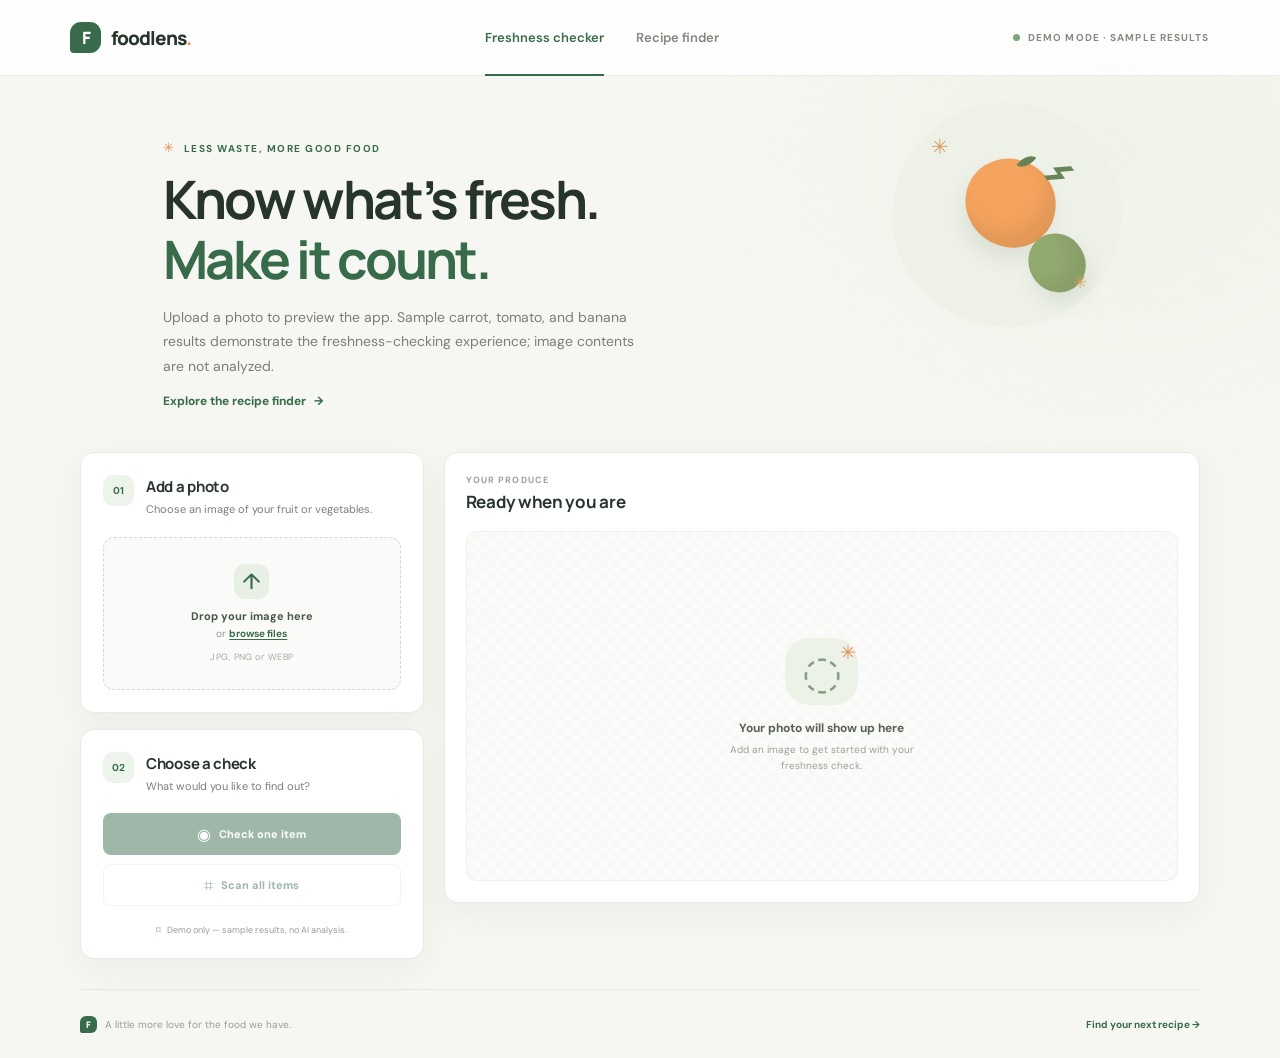
<file: frontend2/index.html>
<!doctype html>
<html lang="en">
  <head>
    <meta charset="utf-8">
    <meta name="viewport" content="width=device-width, initial-scale=1">
    <meta name="theme-color" content="#f6f7f2">
    <title>FoodLens — Freshness Demo</title>
    <link rel="stylesheet" href="styles.css">
    <script src="app.js" defer></script>
  </head>
  <body>
    <header class="topbar">
      <a class="brand" href="index.html" aria-label="FoodLens home">
        <span class="brand-mark" aria-hidden="true">F</span>
        <span>foodlens<span class="brand-period">.</span></span>
      </a>
      <nav class="top-nav" aria-label="Main navigation">
        <a class="nav-link active" href="index.html">Freshness checker</a>
        <a class="nav-link" href="recipes.html">Recipe finder</a>
      </nav>
      <span class="api-indicator"><span class="status-dot"></span> DEMO MODE · SAMPLE RESULTS</span>
    </header>

    <main class="page-shell">
      <section class="hero">
        <div class="hero-copy">
          <p class="eyebrow"><span aria-hidden="true">✳</span> LESS WASTE, MORE GOOD FOOD</p>
          <h1>Know what’s fresh.<br><span>Make it count.</span></h1>
          <p class="hero-description">Upload a photo to preview the app. Sample carrot, tomato, and banana results demonstrate the freshness-checking experience; image contents are not analyzed.</p>
          <a class="text-link" href="recipes.html">Explore the recipe finder <span aria-hidden="true">→</span></a>
        </div>
        <div class="hero-art" aria-hidden="true">
          <span class="art-sparkle sparkle-one">✳</span>
          <span class="art-fruit fruit-orange">●</span>
          <span class="art-fruit fruit-green">●</span>
          <span class="art-leaf">⌁</span>
          <span class="art-sparkle sparkle-two">✳</span>
        </div>
      </section>

      <div class="workspace-grid">
        <aside class="control-column">
          <section class="panel upload-panel">
            <div class="section-heading">
              <span class="step-number">01</span>
              <div>
                <h2>Add a photo</h2>
                <p>Choose an image of your fruit or vegetables.</p>
              </div>
            </div>
            <label class="dropzone" id="dropzone" for="image-input">
              <input id="image-input" type="file" accept="image/*">
              <span class="upload-icon" aria-hidden="true">↑</span>
              <span class="dropzone-title" id="dropzone-title">Drop your image here</span>
              <span class="dropzone-hint" id="dropzone-hint">or <span class="browse-link">browse files</span></span>
              <span class="file-types">JPG, PNG or WEBP</span>
            </label>
            <div class="file-details" id="file-details" hidden>
              <span class="file-icon" aria-hidden="true">▧</span>
              <span class="file-name" id="file-name"></span>
              <button class="remove-file" id="remove-file" type="button" aria-label="Remove selected image">×</button>
            </div>
          </section>

          <section class="panel action-panel">
            <div class="section-heading">
              <span class="step-number">02</span>
              <div>
                <h2>Choose a check</h2>
                <p>What would you like to find out?</p>
              </div>
            </div>
            <button class="button button-primary" id="single-button" type="button" disabled>
              <span aria-hidden="true">◉</span> Check one item
            </button>
            <button class="button button-secondary" id="multiple-button" type="button" disabled>
              <span aria-hidden="true">⌗</span> Scan all items
            </button>
            <p class="privacy-note"><span aria-hidden="true">⌑</span> Demo only — sample results, no AI analysis.</p>
          </section>
          <p class="message" id="status-message" role="status" aria-live="polite" hidden></p>
        </aside>

        <section class="panel image-panel">
          <div class="panel-header">
            <div>
              <p class="step-label">YOUR PRODUCE</p>
              <h2 id="image-heading">Ready when you are</h2>
            </div>
            <button class="button button-small" id="show-original" type="button" hidden>Show original</button>
          </div>
          <div class="image-stage" id="image-stage">
            <div class="empty-state" id="empty-state">
              <div class="empty-illustration" aria-hidden="true"><span>◌</span><i>✳</i></div>
              <p class="empty-title">Your photo will show up here</p>
              <p class="empty-copy">Add an image to get started with your freshness check.</p>
            </div>
            <img class="preview-image" id="preview-image" alt="Selected produce" hidden>
          </div>
          <div id="single-results" class="results-section" hidden></div>
          <div id="summary-section" class="results-section" hidden></div>
        </section>
      </div>

      <section id="multiple-results" class="panel lower-panel" hidden></section>
      <section id="recipe-results" class="panel lower-panel" hidden></section>

      <footer class="footer">
        <span><span class="brand-mini">F</span> A little more love for the food we have.</span>
        <a href="recipes.html">Find your next recipe <span aria-hidden="true">→</span></a>
      </footer>
    </main>
  </body>
</html>
</file>
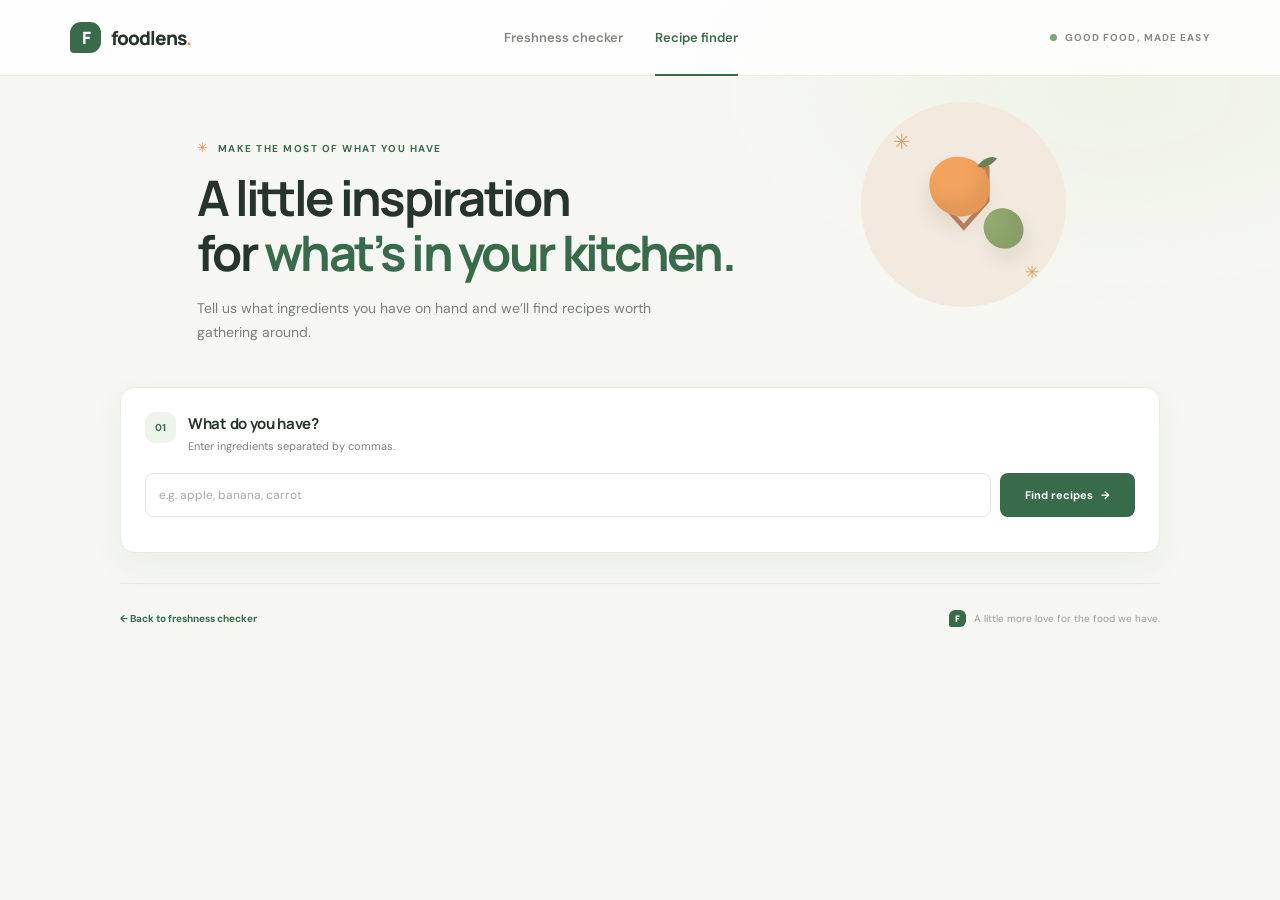
<file: frontend2/recipes.html>
<!doctype html>
<html lang="en">
  <head>
    <meta charset="utf-8">
    <meta name="viewport" content="width=device-width, initial-scale=1">
    <meta name="theme-color" content="#f6f7f2">
    <title>FoodLens — Recipe Finder</title>
    <link rel="stylesheet" href="styles.css">
    <script src="recipes.js" defer></script>
  </head>
  <body>
    <header class="topbar">
      <a class="brand" href="index.html" aria-label="FoodLens home">
        <span class="brand-mark" aria-hidden="true">F</span>
        <span>foodlens<span class="brand-period">.</span></span>
      </a>
      <nav class="top-nav" aria-label="Main navigation">
        <a class="nav-link" href="index.html">Freshness checker</a>
        <a class="nav-link active" href="recipes.html">Recipe finder</a>
      </nav>
      <span class="api-indicator"><span class="status-dot"></span> GOOD FOOD, MADE EASY</span>
    </header>

    <main class="page-shell recipes-shell">
      <section class="hero recipe-hero">
        <div class="hero-copy">
          <p class="eyebrow"><span aria-hidden="true">✳</span> MAKE THE MOST OF WHAT YOU HAVE</p>
          <h1>A little inspiration<br>for <span>what’s in your kitchen.</span></h1>
          <p class="hero-description">Tell us what ingredients you have on hand and we’ll find recipes worth gathering around.</p>
        </div>
        <div class="hero-art recipe-art" aria-hidden="true">
          <span class="art-sparkle sparkle-one">✳</span>
          <span class="recipe-bowl">⌂</span>
          <span class="art-fruit fruit-orange">●</span>
          <span class="art-fruit fruit-green">●</span>
          <span class="art-sparkle sparkle-two">✳</span>
        </div>
      </section>

      <section class="panel ingredient-panel">
        <div class="section-heading">
          <span class="step-number">01</span>
          <div>
            <h2>What do you have?</h2>
            <p>Enter ingredients separated by commas.</p>
          </div>
        </div>
        <form class="ingredient-form" id="ingredient-form">
          <label class="visually-hidden" for="ingredients-input">Your ingredients</label>
          <input id="ingredients-input" type="text" placeholder="e.g. apple, banana, carrot" autocomplete="off">
          <button class="button button-primary" id="find-recipes" type="submit">Find recipes <span aria-hidden="true">→</span></button>
        </form>
        <div class="ingredient-chips" id="ingredient-chips" aria-live="polite"></div>
        <p class="message" id="recipe-message" role="status" aria-live="polite" hidden></p>
      </section>

      <section id="recipe-list" class="recipe-list" aria-live="polite"></section>

      <footer class="footer">
        <a href="index.html"><span aria-hidden="true">←</span> Back to freshness checker</a>
        <span><span class="brand-mini">F</span> A little more love for the food we have.</span>
      </footer>
    </main>
  </body>
</html>
</file>
<file: frontend2/styles.css>
@import url("https://fonts.googleapis.com/css2?family=DM+Sans:wght@400;500;600;700&family=Manrope:wght@400;500;600;700;800&display=swap");

:root {
  color-scheme: light;
  --ink: #26342b;
  --muted: #788078;
  --green: #376b4a;
  --green-dark: #28563a;
  --green-light: #edf4eb;
  --orange: #e88954;
  --line: #e8ebe4;
  --paper: #fff;
  --canvas: #f6f7f2;
  --shadow: 0 12px 34px rgb(42 56 41 / 5%);
  font-family: "DM Sans", Arial, sans-serif;
  color: var(--ink);
  background: var(--canvas);
  font-synthesis: none;
  text-rendering: optimizeLegibility;
}

* { box-sizing: border-box; }

body {
  min-width: 320px;
  margin: 0;
  background:
    radial-gradient(ellipse at 87% 14%, rgb(230 237 218 / 42%), transparent 28rem),
    var(--canvas);
}

a { color: inherit; }
button, input { font: inherit; }
button { cursor: pointer; }
[hidden] { display: none !important; }

.topbar {
  height: 76px;
  padding: 0 max(5.5vw, 24px);
  display: flex;
  align-items: center;
  justify-content: space-between;
  background: rgb(255 255 255 / 84%);
  border-bottom: 1px solid rgb(232 235 228 / 85%);
}

.brand {
  display: inline-flex;
  align-items: center;
  gap: 10px;
  text-decoration: none;
  font-family: "Manrope", sans-serif;
  font-weight: 800;
  font-size: 19px;
  letter-spacing: -1px;
}

.brand-mark, .brand-mini {
  display: inline-grid;
  place-items: center;
  color: #fff;
  background: var(--green);
  font-family: "Manrope", sans-serif;
  font-weight: 800;
}

.brand-mark {
  width: 31px;
  height: 31px;
  border-radius: 11px 11px 11px 4px;
  font-size: 17px;
}

.brand-period { color: var(--orange); }
.top-nav { display: flex; height: 100%; gap: 32px; }
.nav-link {
  position: relative;
  display: flex;
  align-items: center;
  color: #81877f;
  text-decoration: none;
  font-size: 13px;
  font-weight: 600;
}
.nav-link:hover, .nav-link.active { color: var(--green); }
.nav-link.active::after {
  position: absolute;
  right: 0;
  bottom: -1px;
  left: 0;
  height: 2px;
  content: "";
  background: var(--green);
}

.api-indicator {
  display: inline-flex;
  align-items: center;
  gap: 8px;
  color: #858b83;
  font-size: 10px;
  font-weight: 700;
  letter-spacing: 1.1px;
}
.status-dot { width: 7px; height: 7px; border-radius: 50%; background: #7aa77b; }

.page-shell { width: min(1120px, calc(100% - 48px)); margin: 0 auto; }
.hero {
  position: relative;
  min-height: 290px;
  padding: 63px 7.4% 42px;
  display: flex;
  align-items: center;
  justify-content: space-between;
  overflow: hidden;
}
.hero-copy { position: relative; z-index: 1; max-width: 620px; }
.eyebrow {
  margin: 0 0 14px;
  color: var(--green);
  font-size: 10px;
  font-weight: 700;
  letter-spacing: 1.5px;
}
.eyebrow span { padding-right: 5px; color: var(--orange); font-size: 13px; }
h1, h2, h3, p { margin-top: 0; }
.hero h1 {
  margin: 0;
  color: var(--ink);
  font-family: "Manrope", sans-serif;
  font-size: clamp(36px, 4.3vw, 53px);
  font-weight: 700;
  line-height: 1.13;
  letter-spacing: -2.7px;
}
.hero h1 span { color: var(--green); }
.hero-description {
  max-width: 480px;
  margin: 15px 0 0;
  color: var(--muted);
  font-size: 14px;
  line-height: 1.75;
}
.text-link {
  display: inline-block;
  margin-top: 15px;
  color: var(--green);
  font-size: 12px;
  font-weight: 700;
  text-decoration: none;
}
.text-link span { padding-left: 5px; }

.hero-art {
  position: absolute;
  top: 26px;
  right: 7%;
  width: 230px;
  height: 225px;
  border-radius: 50%;
  background: #edf1e8;
}
.art-sparkle { position: absolute; color: #d7a260; }
.sparkle-one { top: 31px; left: 39px; font-size: 21px; }
.sparkle-two { right: 35px; bottom: 34px; font-size: 17px; }
.art-fruit {
  position: absolute;
  display: grid;
  place-items: center;
  border-radius: 48% 52% 47% 53%;
  box-shadow: inset -12px -13px 15px rgb(71 58 26 / 10%), 0 12px 18px rgb(77 87 56 / 10%);
  font-size: 0;
}
.fruit-orange { top: 57px; left: 73px; width: 91px; height: 88px; background: #f4a35e; transform: rotate(12deg); }
.fruit-orange::after {
  position: absolute;
  top: -9px;
  left: 47px;
  width: 11px;
  height: 18px;
  border-radius: 100% 0;
  content: "";
  background: #688256;
  transform: rotate(26deg);
}
.fruit-green { right: 37px; bottom: 34px; width: 56px; height: 60px; background: #91aa70; transform: rotate(-20deg); }
.art-leaf { position: absolute; top: 32px; right: 47px; color: #698459; font-size: 57px; transform: rotate(-35deg); }
.workspace-grid {
  display: grid;
  grid-template-columns: minmax(270px, .75fr) minmax(0, 1.65fr);
  gap: 20px;
  align-items: start;
}
.control-column { display: grid; gap: 16px; }
.panel {
  border: 1px solid var(--line);
  border-radius: 14px;
  background: var(--paper);
  box-shadow: var(--shadow);
}
.upload-panel, .action-panel { padding: 22px; }
.section-heading { display: flex; align-items: flex-start; gap: 12px; margin-bottom: 19px; }
.step-number {
  display: inline-grid;
  flex: 0 0 31px;
  height: 31px;
  place-items: center;
  border-radius: 10px;
  background: var(--green-light);
  color: var(--green);
  font-size: 10px;
  font-weight: 700;
}
.section-heading h2, .panel-header h2 {
  margin: 1px 0 4px;
  font-family: "Manrope", sans-serif;
  font-size: 15px;
  font-weight: 700;
  letter-spacing: -.3px;
}
.section-heading p { margin: 0; color: var(--muted); font-size: 11px; line-height: 1.5; }
.dropzone {
  min-height: 153px;
  padding: 17px;
  display: flex;
  flex-direction: column;
  align-items: center;
  justify-content: center;
  border: 1px dashed #d2dacf;
  border-radius: 11px;
  background: #fafbf8;
  cursor: pointer;
  transition: border-color .2s, background .2s;
}
.dropzone:hover, .dropzone.drag-over { border-color: #6b9474; background: #f2f7f0; }
.dropzone input { position: absolute; width: 1px; height: 1px; overflow: hidden; clip: rect(0, 0, 0, 0); }
.dropzone input:focus-visible + .upload-icon { outline: 2px solid var(--green); outline-offset: 3px; }
.upload-icon {
  width: 35px;
  height: 35px;
  margin-bottom: 10px;
  display: grid;
  place-items: center;
  border-radius: 11px;
  background: #e8efe5;
  color: var(--green);
  font-size: 22px;
  font-weight: 500;
}
.dropzone-title { color: #49564a; font-size: 11px; font-weight: 700; }
.dropzone-hint { margin-top: 4px; color: #90978e; font-size: 10px; }
.browse-link { color: var(--green); font-weight: 700; text-decoration: underline; text-underline-offset: 2px; }
.file-types { margin-top: 11px; color: #a4aaa2; font-size: 9px; letter-spacing: .45px; }
.file-details {
  min-width: 0;
  margin-top: 10px;
  padding: 9px 10px;
  display: flex;
  align-items: center;
  gap: 9px;
  border-radius: 8px;
  background: #f5f7f3;
}
.file-icon { color: var(--green); font-size: 16px; }
.file-name { flex: 1; overflow: hidden; color: #59645b; font-size: 10px; text-overflow: ellipsis; white-space: nowrap; }
.remove-file { border: 0; background: transparent; color: #8d958c; font-size: 20px; line-height: 1; }
.button {
  min-height: 42px;
  padding: 0 15px;
  display: inline-flex;
  align-items: center;
  justify-content: center;
  gap: 8px;
  border: 1px solid transparent;
  border-radius: 8px;
  font-size: 11px;
  font-weight: 700;
  transition: background .2s, border-color .2s, transform .2s;
}
.button:not(:disabled):hover { transform: translateY(-1px); }
.button:disabled { cursor: not-allowed; opacity: .48; }
.button-primary { background: var(--green); color: #fff; }
.button-primary:not(:disabled):hover { background: var(--green-dark); }
.button-secondary { border-color: #e3e9e1; background: #fff; color: var(--green); }
.button-secondary:not(:disabled):hover { border-color: #adc2ae; background: #f7faf6; }
.action-panel .button { width: 100%; margin-bottom: 9px; }
.action-panel .button span { font-size: 16px; }
.privacy-note { margin: 9px 0 0; color: #969d95; text-align: center; font-size: 9px; }
.privacy-note span { padding-right: 4px; color: #829987; }
.message {
  margin: 0;
  padding: 11px 13px;
  border: 1px solid #efdbcb;
  border-radius: 9px;
  background: #fff8f1;
  color: #9c5733;
  font-size: 11px;
  line-height: 1.55;
}
.message.error { border-color: #f2d1ce; background: #fff6f5; color: #a4443e; }
.image-panel { min-width: 0; padding: 21px; }
.panel-header { min-height: 42px; margin-bottom: 14px; display: flex; align-items: center; justify-content: space-between; gap: 12px; }
.step-label { margin: 0 0 4px; color: #9ba198; font-size: 9px; font-weight: 700; letter-spacing: 1.1px; }
.panel-header h2 { font-size: 17px; }
.button-small { min-height: 32px; padding: 0 11px; border-color: var(--line); background: white; color: #59665a; font-size: 10px; }
.button-small:hover { background: #f6f8f4; }
.image-stage {
  min-height: 350px;
  display: grid;
  place-items: center;
  overflow: hidden;
  border: 1px solid #eef0eb;
  border-radius: 11px;
  background:
    linear-gradient(45deg, #f8f9f6 25%, transparent 25%),
    linear-gradient(-45deg, #f8f9f6 25%, transparent 25%),
    linear-gradient(45deg, transparent 75%, #f8f9f6 75%),
    linear-gradient(-45deg, transparent 75%, #f8f9f6 75%), #fbfcfa;
  background-position: 0 0, 0 7px, 7px -7px, -7px 0;
  background-size: 14px 14px;
}
.empty-state { max-width: 270px; padding: 24px; text-align: center; }
.empty-illustration { position: relative; width: 73px; height: 67px; margin: 0 auto 15px; display: grid; place-items: center; border-radius: 24px; background: #edf2e9; color: #86a17f; }
.empty-illustration span { font-size: 46px; line-height: 1; }
.empty-illustration i { position: absolute; top: 2px; right: 2px; color: var(--orange); font-size: 19px; font-style: normal; }
.empty-title { margin: 0 0 6px; color: #576257; font-size: 12px; font-weight: 700; }
.empty-copy { margin: 0; color: #9aa198; font-size: 10px; line-height: 1.6; }
.preview-image { display: block; max-width: 100%; max-height: 470px; object-fit: contain; }
.results-section { padding-top: 20px; }
.result-heading { margin: 0 0 12px; font-family: "Manrope", sans-serif; font-size: 14px; }
.prediction-card {
  padding: 15px;
  border: 1px solid var(--line);
  border-radius: 10px;
  background: #fbfcfa;
}
.prediction-top { display: flex; align-items: center; justify-content: space-between; gap: 10px; }
.prediction-caption { margin: 0 0 4px; color: #90988f; font-size: 9px; font-weight: 700; letter-spacing: .7px; text-transform: uppercase; }
.prediction-label { margin: 0; color: var(--ink); font-family: "Manrope", sans-serif; font-size: 17px; font-weight: 700; }
.confidence-pill { padding: 6px 9px; border-radius: 20px; background: #edf4eb; color: var(--green); font-size: 9px; font-weight: 700; white-space: nowrap; }
.confidence-pill.medium { background: #fff4e7; color: #a86e26; }
.confidence-pill.low { background: #fff0ec; color: #b35341; }
.confidence-row { margin-top: 14px; display: flex; align-items: center; gap: 10px; color: #727c72; font-size: 10px; }
.confidence-track { height: 6px; flex: 1; overflow: hidden; border-radius: 10px; background: #e9ede6; }
.confidence-fill { height: 100%; border-radius: inherit; background: #70a175; }
.summary-cards { display: grid; grid-template-columns: repeat(3, 1fr); gap: 9px; }
.summary-card { padding: 12px 6px; border-radius: 9px; background: #f5f8f2; text-align: center; }
.summary-value { color: var(--ink); font-family: "Manrope", sans-serif; font-size: 22px; font-weight: 700; }
.summary-label { margin-top: 3px; color: var(--muted); font-size: 9px; }
.summary-card.fresh .summary-value { color: #54845a; }
.summary-card.rotten .summary-value { color: #c76551; }
.lower-panel { margin-top: 20px; padding: 22px; }
.lower-heading { margin: 0 0 15px; font-family: "Manrope", sans-serif; font-size: 16px; }
.detection-grid { display: grid; grid-template-columns: repeat(auto-fill, minmax(112px, 1fr)); gap: 9px; }
.detection-card { padding: 12px 8px; border: 1px solid #dce9dc; border-radius: 9px; background: #f3f8f2; text-align: center; }
.detection-card.rotten { border-color: #f0d9d4; background: #fff5f3; }
.detection-name { margin: 0 0 5px; color: #3e4e41; font-size: 11px; font-weight: 700; }
.detection-state { margin: 4px 0 0; color: #608565; font-size: 9px; font-weight: 700; }
.detection-card.rotten .detection-state { color: #bc6758; }
.detection-confidence { color: #899187; font-size: 9px; }
.recipe-grid, .recipe-list { display: grid; grid-template-columns: repeat(3, minmax(0, 1fr)); gap: 14px; }
.recipe-card { min-width: 0; overflow: hidden; border: 1px solid var(--line); border-radius: 11px; background: #fff; }
.recipe-card img { width: 100%; height: 142px; display: block; object-fit: cover; background: #f2f4ef; }
.recipe-card-body { padding: 12px; }
.recipe-card h3 { min-height: 36px; margin: 0 0 9px; color: #344237; font-size: 12px; line-height: 1.5; }
.recipe-meta { margin: 0 0 10px; color: #879087; font-size: 9px; }
.recipe-link { display: inline-flex; color: var(--green); font-size: 10px; font-weight: 700; text-decoration: none; }
.recipe-link:hover { text-decoration: underline; text-underline-offset: 3px; }
.recipes-shell { max-width: 1040px; }
.recipe-hero { min-height: 285px; }
.recipe-hero h1 { font-size: clamp(35px, 4vw, 49px); }
.recipe-art { right: 9%; width: 205px; height: 205px; display: grid; place-items: center; background: #f2eade; }
.recipe-bowl { color: #bf8060; font-size: 115px; line-height: 1; transform: rotate(180deg); }
.recipe-art .fruit-orange { top: 55px; left: 68px; width: 61px; height: 59px; }
.recipe-art .fruit-green { right: 43px; bottom: 58px; width: 39px; height: 41px; }
.recipe-art .sparkle-one { top: 26px; left: 32px; }
.recipe-art .sparkle-two { right: 27px; bottom: 24px; }
.ingredient-panel { padding: 24px; }
.ingredient-form { display: flex; gap: 9px; }
.ingredient-form input {
  min-width: 0;
  min-height: 44px;
  flex: 1;
  padding: 0 13px;
  border: 1px solid #e1e6de;
  border-radius: 8px;
  outline: 0;
  color: var(--ink);
  font-size: 12px;
}
.ingredient-form input:focus { border-color: #7fa086; box-shadow: 0 0 0 3px rgb(71 117 79 / 10%); }
.ingredient-form input::placeholder { color: #a5aba3; }
.ingredient-form .button { min-width: 135px; }
.ingredient-chips { min-height: 0; margin-top: 11px; display: flex; flex-wrap: wrap; gap: 6px; }
.ingredient-chip { padding: 5px 9px; border-radius: 20px; background: var(--green-light); color: var(--green); font-size: 9px; font-weight: 600; }
.ingredient-panel .message { margin-top: 12px; }
.recipe-list { margin-top: 20px; }
.recipe-list:empty { display: none; }
.recipe-list .recipe-card img { height: 175px; }
.recipe-list .recipe-card-body { padding: 15px; }
.recipe-list .recipe-card h3 { min-height: auto; font-size: 14px; }
.ingredient-group { margin: 10px 0; }
.ingredient-group p { margin: 0 0 5px; color: #798279; font-size: 9px; font-weight: 700; }
.ingredient-group.have p { color: #54845a; }
.ingredient-group.need p { color: #bb7841; }
.ingredient-group span { display: inline-block; margin: 0 4px 4px 0; padding: 4px 6px; border-radius: 4px; background: #f2f6ef; color: #607464; font-size: 8px; }
.ingredient-group.need span { background: #fff4e9; color: #99613d; }
.footer {
  min-height: 69px;
  margin-top: 30px;
  display: flex;
  align-items: center;
  justify-content: space-between;
  gap: 12px;
  border-top: 1px solid #e5e9e1;
  color: #979e95;
  font-size: 10px;
}
.footer a { color: var(--green); font-weight: 700; text-decoration: none; }
.footer a:hover { text-decoration: underline; text-underline-offset: 3px; }
.brand-mini { width: 17px; height: 17px; margin-right: 5px; border-radius: 6px 6px 6px 2px; font-size: 9px; }
.visually-hidden { position: absolute; width: 1px; height: 1px; padding: 0; overflow: hidden; clip: rect(0, 0, 0, 0); white-space: nowrap; border: 0; }

@media (max-width: 760px) {
  .topbar { height: 64px; padding: 0 20px; }
  .top-nav { gap: 17px; }
  .nav-link { font-size: 11px; }
  .api-indicator { display: none; }
  .page-shell { width: min(100% - 32px, 600px); }
  .hero { min-height: 265px; padding: 47px 4% 34px; }
  .hero-art { right: -40px; opacity: .43; transform: scale(.8); }
  .workspace-grid { grid-template-columns: 1fr; }
  .control-column { grid-template-columns: 1fr 1fr; align-items: stretch; }
  .control-column > .message { grid-column: 1 / -1; }
  .image-stage { min-height: 280px; }
  .preview-image { max-height: 390px; }
  .recipe-grid, .recipe-list { grid-template-columns: repeat(2, minmax(0, 1fr)); }
}

@media (max-width: 480px) {
  .topbar { padding: 0 15px; }
  .brand { gap: 7px; font-size: 17px; }
  .brand-mark { width: 28px; height: 28px; }
  .top-nav { gap: 12px; }
  .nav-link { font-size: 10px; }
  .page-shell { width: calc(100% - 26px); }
  .hero { min-height: 245px; padding: 39px 4% 28px; }
  .hero h1 { font-size: 37px; letter-spacing: -2px; }
  .hero-description { max-width: 330px; font-size: 12px; }
  .hero-art { right: -90px; opacity: .22; }
  .control-column { grid-template-columns: 1fr; }
  .upload-panel, .action-panel, .image-panel, .lower-panel, .ingredient-panel { padding: 17px; }
  .image-stage { min-height: 240px; }
  .recipe-grid, .recipe-list { grid-template-columns: 1fr; }
  .recipe-card img, .recipe-list .recipe-card img { height: 185px; }
  .ingredient-form { align-items: stretch; flex-direction: column; }
  .ingredient-form .button { width: 100%; }
  .footer { align-items: flex-start; flex-direction: column; justify-content: center; padding: 15px 0; }
}
</file>
